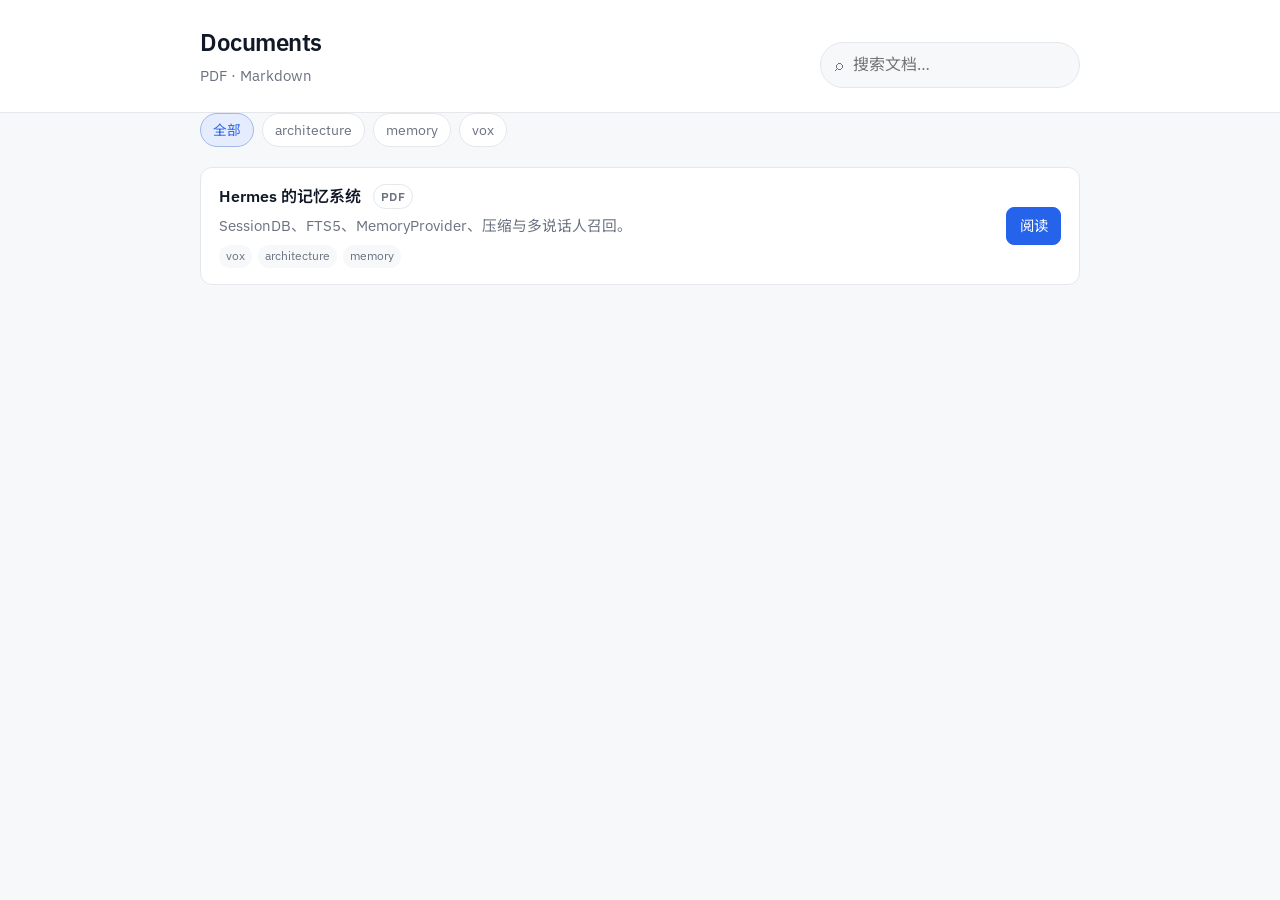
<file: index.html>
<!doctype html>
<html lang="zh-CN">
  <head>
    <meta charset="utf-8" />
    <meta name="viewport" content="width=device-width, initial-scale=1" />
    <meta name="color-scheme" content="light dark" />
    <title>Documents</title>
    <link rel="preconnect" href="https://fonts.googleapis.com" />
    <link rel="preconnect" href="https://fonts.gstatic.com" crossorigin />
    <link
      href="https://fonts.googleapis.com/css2?family=IBM+Plex+Sans:wght@400;500;600&family=Noto+Sans+SC:wght@400;500;600&display=swap"
      rel="stylesheet"
    />
    <link rel="stylesheet" href="assets/css/site.css" />
  </head>
  <body>
    <header class="site-header">
      <div class="header-inner">
        <div>
          <h1 id="site-title">Documents</h1>
          <p id="site-subtitle" class="site-subtitle"></p>
        </div>
        <label class="search" for="search-input">
          <span class="search-icon" aria-hidden="true">⌕</span>
          <input id="search-input" type="search" placeholder="搜索文档…" />
        </label>
      </div>
    </header>

    <div class="toolbar">
      <div id="tag-filters" class="chip-row" aria-label="标签筛选"></div>
    </div>

    <main class="layout">
      <div id="doc-list" class="doc-list" aria-live="polite"></div>
      <div id="empty-state" class="empty-state" hidden>没有匹配的文档。</div>
    </main>

    <script src="assets/js/site.js" defer></script>
  </body>
</html>
</file>
<file: assets/css/site.css>
:root {
  color-scheme: light dark;
  --bg: #f7f8fa;
  --surface: #ffffff;
  --text: #111827;
  --muted: #6b7280;
  --border: #e5e7eb;
  --accent: #2563eb;
  --accent-hover: #1d4ed8;
  --radius: 12px;
  --sans: "IBM Plex Sans", "Noto Sans SC", system-ui, sans-serif;
}

@media (prefers-color-scheme: dark) {
  :root {
    --bg: #0b0f14;
    --surface: #121821;
    --text: #f3f4f6;
    --muted: #9ca3af;
    --border: #243041;
    --accent: #60a5fa;
    --accent-hover: #93c5fd;
  }
}

* {
  box-sizing: border-box;
}

html,
body {
  margin: 0;
  padding: 0;
}

body {
  min-height: 100vh;
  font-family: var(--sans);
  color: var(--text);
  background: var(--bg);
  line-height: 1.55;
}

a {
  color: inherit;
  text-decoration: none;
}

a:hover {
  color: var(--accent);
}

.site-header {
  border-bottom: 1px solid var(--border);
  background: var(--surface);
}

.header-inner {
  max-width: 920px;
  margin: 0 auto;
  padding: 1.5rem 1.25rem;
  display: flex;
  justify-content: space-between;
  align-items: end;
  gap: 1rem;
  flex-wrap: wrap;
}

.site-header h1 {
  margin: 0;
  font-size: 1.5rem;
  font-weight: 600;
  letter-spacing: -0.02em;
}

.site-subtitle {
  margin: 0.2rem 0 0;
  color: var(--muted);
  font-size: 0.95rem;
}

.site-subtitle:empty,
.site-subtitle[hidden] {
  display: none;
}

.search {
  display: flex;
  align-items: center;
  gap: 0.5rem;
  min-width: min(100%, 260px);
  padding: 0.55rem 0.85rem;
  border: 1px solid var(--border);
  border-radius: 999px;
  background: var(--bg);
}

.search input {
  width: 100%;
  border: 0;
  outline: none;
  background: transparent;
  color: var(--text);
  font: inherit;
}

.search-icon {
  color: var(--muted);
}

.toolbar {
  max-width: 920px;
  margin: 0 auto;
  padding: 0 1.25rem 0.75rem;
}

.chip-row {
  display: flex;
  flex-wrap: wrap;
  gap: 0.5rem;
}

.chip {
  border: 1px solid var(--border);
  background: var(--surface);
  color: var(--muted);
  border-radius: 999px;
  padding: 0.35rem 0.75rem;
  font: inherit;
  font-size: 0.85rem;
  cursor: pointer;
}

.chip.active {
  background: color-mix(in srgb, var(--accent) 12%, var(--surface));
  color: var(--accent);
  border-color: color-mix(in srgb, var(--accent) 35%, var(--border));
}

.layout {
  max-width: 920px;
  margin: 0 auto;
  padding: 0.5rem 1.25rem 2.5rem;
}

.doc-list {
  display: flex;
  flex-direction: column;
  gap: 0.75rem;
}

.doc-row {
  display: flex;
  justify-content: space-between;
  align-items: center;
  gap: 1rem;
  padding: 1rem 1.1rem;
  border: 1px solid var(--border);
  border-radius: var(--radius);
  background: var(--surface);
}

.doc-head {
  display: flex;
  align-items: center;
  gap: 0.75rem;
  flex-wrap: wrap;
}

.doc-title {
  margin: 0;
  font-size: 1rem;
  font-weight: 600;
}

.doc-blurb {
  margin: 0.35rem 0 0;
  color: var(--muted);
  font-size: 0.92rem;
}

.type-pill {
  font-size: 0.72rem;
  font-weight: 600;
  letter-spacing: 0.04em;
  text-transform: uppercase;
  color: var(--muted);
  border: 1px solid var(--border);
  border-radius: 999px;
  padding: 0.15rem 0.45rem;
}

.tag-row {
  display: flex;
  flex-wrap: wrap;
  gap: 0.35rem;
  margin-top: 0.45rem;
}

.tag {
  font-size: 0.75rem;
  color: var(--muted);
  background: var(--bg);
  padding: 0.15rem 0.45rem;
  border-radius: 999px;
}

.doc-actions {
  display: flex;
  gap: 0.5rem;
  flex-shrink: 0;
}

.button {
  display: inline-flex;
  align-items: center;
  justify-content: center;
  padding: 0.45rem 0.8rem;
  border-radius: 8px;
  border: 1px solid var(--border);
  background: var(--bg);
  color: var(--text);
  font: inherit;
  font-size: 0.9rem;
  white-space: nowrap;
}

.button.primary {
  background: var(--accent);
  border-color: var(--accent);
  color: white;
}

.button.primary:hover {
  background: var(--accent-hover);
  color: white;
}

.empty-state,
.error-state {
  padding: 1.25rem;
  border: 1px dashed var(--border);
  border-radius: var(--radius);
  color: var(--muted);
  background: var(--surface);
}

.view-shell {
  min-height: 100vh;
  display: grid;
  grid-template-rows: auto 1fr;
}

.view-header {
  border-bottom: 1px solid var(--border);
  background: var(--surface);
}

.view-header-inner {
  max-width: 920px;
  margin: 0 auto;
  padding: 0.9rem 1.25rem;
  display: flex;
  align-items: center;
  justify-content: space-between;
  gap: 1rem;
}

.view-title {
  margin: 0.15rem 0 0;
  font-size: 1rem;
  font-weight: 600;
}

.view-meta {
  color: var(--muted);
  font-size: 0.85rem;
}

.view-body {
  max-width: 920px;
  width: 100%;
  margin: 0 auto;
  padding: 1rem 1.25rem 2rem;
}

.pdf-frame {
  width: 100%;
  min-height: calc(100vh - 5rem);
  border: 1px solid var(--border);
  border-radius: var(--radius);
  background: white;
}

.markdown-body {
  max-width: 760px;
  margin: 0 auto;
  padding: 1.25rem 1rem 2rem;
  border: 1px solid var(--border);
  border-radius: var(--radius);
  background: var(--surface);
}

.markdown-body pre {
  overflow: auto;
  padding: 0.85rem;
  border-radius: 8px;
  background: var(--bg);
}

@media (max-width: 720px) {
  .doc-row {
    flex-direction: column;
    align-items: stretch;
  }

  .doc-actions {
    justify-content: flex-end;
  }

  .pdf-frame {
    min-height: 70vh;
  }
}
</file>
